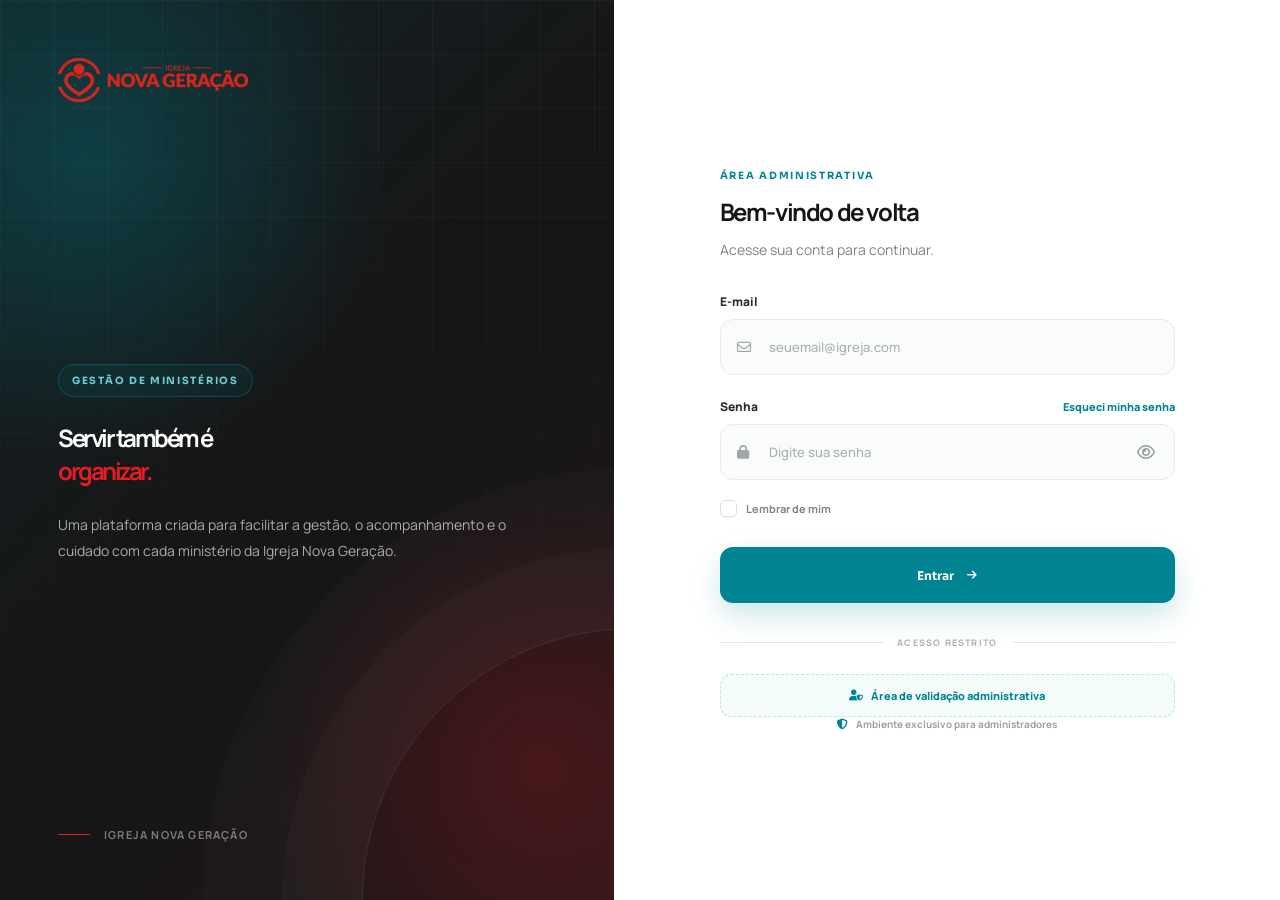
<file: login.html>
<!DOCTYPE html>
<html lang="pt-BR">

<head>
    <meta charset="UTF-8">
    <meta name="viewport" content="width=device-width, initial-scale=1.0">
    <meta name="description" content="Sistema de Gestão de Ministérios - Igreja Nova Geração">
    <title>Login | Nova Geração</title>

    <link rel="preconnect" href="https://fonts.googleapis.com">
    <link rel="preconnect" href="https://fonts.gstatic.com" crossorigin>
    <link
        href="https://fonts.googleapis.com/css2?family=Manrope:wght@400;500;600;700;800&family=Sora:wght@400;500;600;700&display=swap"
        rel="stylesheet">
    <link rel="stylesheet" href="https://cdnjs.cloudflare.com/ajax/libs/font-awesome/6.7.2/css/all.min.css">
    <link rel="icon" type="image/png" href="assets/img/logo/novo_logo_coracao.png" />

   <link rel="stylesheet" href="assets/css/login.css">
</head>

<body>

    <main class="login-page">

        <section class="login-visual">
            <div class="visual-overlay"></div>
            <div class="visual-content">
                <div class="brand">
                    <div class="brand-logo">
                        <img src="assets/img/logo/logo_completa.png" alt="Igreja Nova Geração">
                    </div>
                </div>

                <div class="visual-text">
                    <span class="visual-tag">GESTÃO DE MINISTÉRIOS</span>
                    <h1>Servir também é <span>organizar.</span></h1>
                    <p>Uma plataforma criada para facilitar a gestão, o acompanhamento e o cuidado com cada ministério
                        da Igreja Nova Geração.</p>
                </div>

                <div class="visual-footer">
                    <div class="footer-line"></div>
                    <span>Igreja Nova Geração</span>
                </div>
            </div>
        </section>

        <section class="login-container">

            <div class="login-box">

                <div class="mobile-logo">
                    <img src="assets/img/logo/logo_completa.png" alt="Igreja Nova Geração">
                </div>

                <div class="login-header">
                    <span class="login-label">ÁREA ADMINISTRATIVA</span>
                    <h2>Bem-vindo de volta</h2>
                    <p>Acesse sua conta para continuar.</p>
                </div>

                <div id="statusMessage" class="status-message" role="status" aria-live="polite"></div>

                <form id="loginForm" class="login-form" novalidate>

                    <div class="form-group">
                        <label for="email">E-mail</label>
                        <div class="input-wrapper">
                            <i class="fa-regular fa-envelope"></i>
                            <input type="email" id="email" name="email" placeholder="seuemail@igreja.com"
                                autocomplete="email" required>
                        </div>
                    </div>

                    <div class="form-group">
                        <div class="password-label">
                            <label for="senha">Senha</label>
                            <a href="#" id="forgotPassword">Esqueci minha senha</a>
                        </div>
                        <div class="input-wrapper">
                            <i class="fa-solid fa-lock"></i>
                            <input type="password" id="senha" name="senha" placeholder="Digite sua senha"
                                autocomplete="current-password" required>
                            <button type="button" id="togglePassword" class="toggle-password"
                                aria-label="Mostrar senha">
                                <i class="fa-regular fa-eye"></i>
                            </button>
                        </div>
                    </div>

                    <div class="login-options">
                        <label class="remember">
                            <input type="checkbox" id="remember">
                            <span class="custom-checkbox"></span>
                            <span>Lembrar de mim</span>
                        </label>
                    </div>

                    <button type="submit" class="login-button">
                        <span>Entrar</span>
                        <i class="fa-solid fa-arrow-right"></i>
                    </button>

                </form>

                <div class="login-divider">
                    <span></span>
                    <small>acesso restrito</small>
                    <span></span>
                </div>

                <button type="button" class="admin-validation-button" id="openAdmin">
                    <i class="fa-solid fa-user-shield"></i> Área de validação administrativa
                </button>

                <div class="login-security">
                    <i class="fa-solid fa-shield-halved"></i>
                    <span>Ambiente exclusivo para administradores</span>
                </div>

            </div>

        </section>

    </main>

   <script src="assets/js/login.js"></script>

</body>

</html>
</file>
<file: assets/css/login.css>
.login-page,.visual-content,body{min-height:100vh}.input-wrapper>i,.toggle-password{top:50%;transform:translateY(-50%)}*{margin:0;padding:0;box-sizing:border-box}:root{--dark:#161617;--teal:#008491;--teal-dark:#006e77;--red:#e31c25;--text:#202326;--muted:#7b8388;--line:#e5eaec}html{font-size:16px;scroll-behavior:smooth}body{font-family:Manrope,sans-serif;background:#f7f9f9;color:var(--text);-webkit-font-smoothing:antialiased}button,input{font:inherit}button{border:0;cursor:pointer}a{text-decoration:none}button:focus-visible,input:focus-visible{outline:rgba(0,132,145,.22) solid 3px;outline-offset:3px}.login-page{display:grid;grid-template-columns:48% 52%;background:#fff}.login-visual{position:relative;overflow:hidden;background:radial-gradient(circle at 15% 18%,rgba(0,132,145,.3),transparent 33%),radial-gradient(circle at 88% 85%,rgba(227,28,37,.2),transparent 30%),var(--dark)}.login-visual::before{content:"";position:absolute;inset:0;background-image:linear-gradient(rgba(255,255,255,.035) 1px,transparent 1px),linear-gradient(90deg,rgba(255,255,255,.035) 1px,transparent 1px);background-size:54px 54px;mask-image:linear-gradient(to bottom,#000,transparent);pointer-events:none}.login-visual::after{content:"";position:absolute;width:540px;height:540px;right:-290px;bottom:-270px;border:1px solid rgba(255,255,255,.1);border-radius:50%;box-shadow:0 0 0 80px rgba(255,255,255,.02),0 0 0 160px rgba(255,255,255,.012);pointer-events:none}.visual-overlay{position:absolute;inset:0;background:linear-gradient(135deg,rgba(0,132,145,.14),transparent 45%),linear-gradient(315deg,rgba(227,28,37,.08),transparent 40%)}.visual-content{position:relative;z-index:2;display:flex;flex-direction:column;padding:58px}.brand{display:flex;align-items:center}.brand-logo img{display:block;width:190px;max-width:100%;height:auto}.visual-text{max-width:570px;margin:auto 0}.visual-tag{display:inline-flex;align-items:center;margin-bottom:24px;padding:9px 13px;border:1px solid rgba(0,132,145,.4);border-radius:100px;background:rgba(0,132,145,.09);color:#70d0d8;font:700 10px Sora,sans-serif;letter-spacing:1.7px}.visual-text h1{color:#fff;letter-spacing:-2.5px}.visual-text h1 span{display:block;color:var(--red)}.visual-text p{max-width:500px;margin-top:25px;color:rgba(255,255,255,.64);font-size:14px;line-height:1.9}.visual-footer{display:flex;align-items:center;gap:14px;color:rgba(255,255,255,.43);font-size:11px;font-weight:700;letter-spacing:1.2px;text-transform:uppercase}.footer-line{width:32px;height:1px;background:var(--red)}.login-container{display:flex;align-items:center;justify-content:center;padding:50px}.login-box{width:100%;max-width:455px}.mobile-logo{display:none;margin-bottom:42px}.login-label,.status-message.show{display:block}.mobile-logo img{width:175px;max-width:100%}.login-header{margin-bottom:32px}.login-label{margin-bottom:13px;color:var(--teal);font:700 10px Sora,sans-serif;letter-spacing:1.7px}.login-header h2{color:var(--dark);letter-spacing:-1.4px}.login-header p{margin-top:10px;color:var(--muted);font-size:14px;line-height:1.7}.status-message{display:none;margin-bottom:18px;padding:13px 15px;border-radius:11px;font-size:12px;font-weight:700}.status-message.error{background:#fff0f1;color:#a51d25}.status-message.success{background:#eaf8f8;color:#006e77}.login-form{display:flex;flex-direction:column;gap:23px}.form-group{width:100%}.form-group>label,.password-label label{display:block;margin-bottom:9px;color:#272b2e;font-size:12px;font-weight:800}.password-label{display:flex;align-items:center;justify-content:space-between;margin-bottom:9px}.password-label label{margin-bottom:0}.password-label a{color:var(--teal);font-size:11px;font-weight:800;transition:color .2s}.password-label a:hover{color:var(--red)}.input-wrapper{position:relative;width:100%}.input-wrapper>i{position:absolute;left:17px;color:#9ca6ab;font-size:14px;pointer-events:none;transition:color .2s}.input-wrapper input{width:100%;height:56px;padding:0 48px;border:1px solid var(--line);border-radius:13px;outline:0;background:#fafbfb;color:var(--dark);font-size:13px;font-weight:600;transition:.2s}.input-wrapper input::placeholder{color:#aab1b5;font-weight:500}.input-wrapper input:hover{border-color:#d3dde0}.input-wrapper input:focus{border-color:var(--teal);background:#fff;box-shadow:0 0 0 4px rgba(0,132,145,.08)}.input-wrapper:focus-within>i{color:var(--teal)}.toggle-password{position:absolute;right:13px;display:flex;align-items:center;justify-content:center;width:32px;height:32px;border-radius:8px;background:0 0;color:#929ca1;transition:.2s}.toggle-password:hover{background:rgba(0,132,145,.08);color:var(--teal)}.login-options{margin-top:-3px}.remember{display:inline-flex;align-items:center;gap:9px;color:#7b8388;font-size:11px;font-weight:700;cursor:pointer}.custom-checkbox,.login-button{align-items:center;transition:.2s}.remember input{position:absolute;opacity:0}.custom-checkbox{display:inline-flex;justify-content:center;width:17px;height:17px;border:1px solid #d8dfe2;border-radius:5px;background:#fff}.remember input:checked+.custom-checkbox{border-color:var(--teal);background:var(--teal)}.remember input:checked+.custom-checkbox::after{content:"\f00c";font-family:"Font Awesome 6 Free";font-weight:900;color:#fff;font-size:9px}.login-button{display:flex;justify-content:center;gap:13px;width:100%;height:56px;margin-top:2px;border-radius:13px;background:var(--teal);color:#fff;font:700 12px Sora,sans-serif;box-shadow:0 12px 28px rgba(0,132,145,.2)}.login-divider,.login-security{align-items:center;display:flex}.login-button:hover{background:var(--teal-dark);transform:translateY(-2px);box-shadow:0 15px 32px rgba(0,132,145,.25)}.login-button i{font-size:11px;transition:.2s}.login-button:hover i{transform:translateX(4px)}.login-button.loading{pointer-events:none;opacity:.7}.login-divider{gap:13px;margin:33px 0 21px}.login-divider span{height:1px;flex:1;background:var(--line)}.login-divider small{color:#adb5b9;font-size:9px;font-weight:800;letter-spacing:1.2px;text-transform:uppercase}.login-security{justify-content:center;gap:8px;color:#98a1a6;font-size:10px;font-weight:700;text-align:center}.admin-validation-button,.login-security i{color:var(--teal);font-size:11px}.admin-validation-button{display:flex;align-items:center;justify-content:center;gap:8px;width:100%;margin-top:25px;padding:13px;border:1px dashed #c6dfe1;border-radius:11px;background:#f3fbfb;font-weight:800;transition:.2s}.admin-validation-button:hover{background:#e8f7f7}@media (max-width:1050px){.login-page{grid-template-columns:42% 58%}.visual-content{padding:45px}.login-container{padding:40px}.visual-text h1{font-size:45px}}@media (max-width:768px){body{background:#fff}.login-page,.mobile-logo{display:block}.login-visual{display:none}.login-container{min-height:100vh;align-items:flex-start;padding:42px 24px}.login-box{max-width:470px;margin:0 auto}.login-header{margin-bottom:34px}}@media (max-width:420px){.login-container{padding:32px 20px}.mobile-logo{margin-bottom:38px}.mobile-logo img{width:155px}.login-header h2{font-size:29px}.login-header p{font-size:13px}.input-wrapper input,.login-button{height:53px}}@media (prefers-reduced-motion:reduce){*,::after,::before{transition:none!important;animation:none!important;scroll-behavior:auto!important}}
</file>
<file: dsh_novageracao/assets/css/global.css>
@import url(https://fonts.googleapis.com/css2?family=Inter:wght@400;500;600;700&family=Manrope:wght@500;600;700;800&display=swap);.event-item__title,.modal__title,.notifications__content strong,.profile__dropdown-header strong{text-overflow:ellipsis;white-space:nowrap}.profile.is-open .profile__button>i,.sidebar.is-collapsed .sidebar__toggle i,.sidebar__item-caret.is-open i{transform:rotate(180deg)}body,button,input,select,textarea{-webkit-font-smoothing:antialiased;-moz-osx-font-smoothing:grayscale}body,html,ol,ul{margin:0;padding:0}.app,.modal,.modal-root.is-open,.modal__close,.modal__footer,.modal__header,.modal__icon,.sidebar{display:flex}.app,table{width:100%}.header__subtitle,body{font-family:var(--font-primary)}:root{--primary:#e31c25;--primary-hover:#c91820;--primary-soft:rgba(227, 28, 37, 0.1);--white:#fff;--secondary:#008491;--secondary-hover:#006d77;--secondary-soft:rgba(0, 132, 145, 0.1);--success:#16a34a;--success-soft:rgba(22, 163, 74, 0.1);--warning:#f59e0b;--warning-soft:rgba(245, 158, 11, 0.12);--danger:#dc2626;--danger-soft:rgba(220, 38, 38, 0.1);--info:#2563eb;--table:#fff;--info-soft:rgba(37, 99, 235, 0.1);--font-primary:"Inter",sans-serif;--font-heading:"Manrope",sans-serif;--sidebar-width:260px;--sidebar-collapsed-width:78px;--header-height:76px;--radius-xs:6px;--radius-sm:8px;--radius-md:12px;--radius-lg:16px;--radius-xl:22px;--transition:0.25s ease;--shadow-xs:0 1px 3px rgba(15, 23, 42, 0.05);--shadow-sm:0 4px 15px rgba(15, 23, 42, 0.06);--shadow-md:0 10px 30px rgba(15, 23, 42, 0.08);--shadow-lg:0 20px 50px rgba(15, 23, 42, 0.14);--body-background:#f5f7fa;--surface:#ffffff;--surface-hover:#f8fafc;--surface-secondary:#f1f5f9;--text-primary:#172033;--text-secondary:#64748b;--text-muted:#94a3b8;--border-color:#e5e7eb;--border-light:#eef2f7;--sidebar-background:#161617;--sidebar-text:#a7adb8;--sidebar-text-active:#ffffff;--input-background:#ffffff;color-scheme:light}[data-theme=dark]{--body-background:#0f1115;--surface:#171a20;--surface-hover:#1d2129;--surface-secondary:#20252e;--text-primary:#f8fafc;--text-secondary:#a7b0bd;--text-muted:#717b8a;--border-color:#2a303a;--border-light:#242a33;--table:#423f3f;--input-background:#171a20;--shadow-xs:0 1px 3px rgba(0, 0, 0, 0.2);--shadow-sm:0 4px 15px rgba(0, 0, 0, 0.2);--shadow-md:0 10px 30px rgba(0, 0, 0, 0.25);--shadow-lg:0 20px 50px rgba(0, 0, 0, 0.35);color-scheme:dark}*,::after,::before{box-sizing:border-box}html{min-height:100%;scroll-behavior:smooth}.app,body{min-height:100vh}body{background:var(--body-background);color:var(--text-primary);font-size:14px;line-height:1.5;transition:background-color var(--transition),color var(--transition)}button,input,select,textarea{font:inherit}button{border:0;cursor:pointer}a{color:inherit;text-decoration:none}img{max-width:100%;display:block}table{border-collapse:collapse}ol,ul{list-style:none}.sidebar{position:fixed;inset:0 auto 0 0;z-index:1000;width:var(--sidebar-width);flex-direction:column;background:var(--sidebar-background);transition:width var(--transition),transform var(--transition),box-shadow var(--transition);box-shadow:4px 0 25px rgba(0,0,0,.08)}.event-item,.image-upload,.last-service__item,.sidebar__brand,.sidebar__logo,.sidebar__subitem{align-items:center;display:flex}.sidebar__brand{position:relative;height:var(--header-height);min-height:var(--header-height);padding:0 22px;border-bottom:1px solid rgba(255,255,255,.07)}.sidebar__logo{gap:11px;min-width:0;color:#fff;transition:opacity var(--transition),transform var(--transition)}.sidebar__logo:hover{opacity:.95}.sidebar__logo-icon{width:38px;height:38px;min-width:38px;display:flex;align-items:center;justify-content:center;border-radius:11px;color:#fff;font-size:16px;box-shadow:0 5px 15px rgba(227,28,37,.2);overflow:hidden}.sidebar__logo-icon img{width:100%;height:100%;object-fit:cover;border-radius:inherit}.sidebar__logo-text{display:flex;flex-direction:column;min-width:0;line-height:1.1}.sidebar__logo-text strong{color:#fff;font-family:var(--font-heading);font-size:14px;font-weight:800}.sidebar__logo-text small{margin-top:3px;color:#8d949f;font-size:9px;font-weight:500}.sidebar__toggle{position:absolute;right:-13px;top:26px;width:28px;height:28px;display:flex;align-items:center;justify-content:center;border-radius:50%;background:var(--surface);color:var(--text-secondary);box-shadow:var(--shadow-sm);transition:color var(--transition),background-color var(--transition),transform var(--transition),box-shadow var(--transition);z-index:5}.sidebar__toggle:hover{color:var(--primary);transform:scale(1.06);box-shadow:var(--shadow-md)}.sidebar__toggle i{transition:transform var(--transition)}.sidebar__content{flex:1;padding:22px 12px;overflow-y:auto;overflow-x:hidden;scrollbar-width:thin;scrollbar-color:rgba(255,255,255,0.12) transparent}.header__page-info h1,.header__title,.profile__info strong,.sidebar__item-text{overflow:hidden;text-overflow:ellipsis;white-space:nowrap}.sidebar__section-title{display:block;padding:0 12px 10px;color:#69717d;font-size:10px;font-weight:700;text-transform:uppercase;letter-spacing:.12em}.events-list,.sidebar__nav,.summary-list{display:flex;flex-direction:column}.sidebar__item{position:relative;display:flex;align-items:center;gap:13px;min-height:46px;padding:0 13px;margin-bottom:5px;border-radius:10px;color:var(--sidebar-text);font-size:13px;font-weight:500;transition:background-color var(--transition),color var(--transition),transform var(--transition),box-shadow var(--transition)}.sidebar__item:hover{background:rgba(255,255,255,.055);color:#fff;transform:translateX(1px)}.sidebar__item.active,.sidebar__item.is-active{background:rgba(227,28,37,.14);color:#fff;box-shadow:inset 0 0 0 1px rgba(227,28,37,.04)}.sidebar__item.active::before,.sidebar__item.is-active::before{content:"";position:absolute;left:0;top:9px;bottom:9px;width:3px;border-radius:0 4px 4px 0;background:var(--primary);box-shadow:0 0 10px rgba(227,28,37,.35)}.sidebar__item-icon{width:21px;min-width:21px;display:flex;align-items:center;justify-content:center;color:inherit;font-size:15px;transition:color var(--transition),transform var(--transition)}.sidebar__item.active .sidebar__item-icon,.sidebar__item.is-active .sidebar__item-icon,.sidebar__item:hover .sidebar__item-icon{color:#fff}.sidebar__item:hover .sidebar__item-icon{transform:scale(1.04)}.sidebar__item-text{min-width:0}.sidebar__footer{padding:15px 14px;border-top:1px solid rgba(255,255,255,.07)}.sidebar__footer-info{display:flex;align-items:center;gap:10px;color:#69717d}.sidebar__footer-icon{width:34px;height:34px;min-width:34px;display:flex;align-items:center;justify-content:center;border-radius:9px;background:rgba(255,255,255,.05);color:#8d949f;font-size:13px;transition:background-color var(--transition),color var(--transition)}.sidebar.is-collapsed .sidebar__footer-info>div,.sidebar.is-collapsed .sidebar__item-text,.sidebar.is-collapsed .sidebar__logo-text,.sidebar.is-collapsed .sidebar__section-title{display:none}.sidebar__footer-info:hover .sidebar__footer-icon{background:rgba(227,28,37,.12);color:var(--primary)}.page-header__content,.sidebar__footer-info div{min-width:0}.sidebar__footer-info strong{display:block;color:#d6d9df;font-size:11px;font-weight:700}.sidebar__footer-info small{display:block;margin-top:2px;color:#69717d;font-size:9px}.sidebar.is-collapsed{width:var(--sidebar-collapsed-width)}.sidebar.is-collapsed .sidebar__brand{justify-content:center;padding:0 10px}.sidebar.is-collapsed .sidebar__footer-info,.sidebar.is-collapsed .sidebar__logo{justify-content:center}.sidebar.is-collapsed .sidebar__item{justify-content:center;padding:0}.sidebar-overlay{display:none;position:fixed;inset:0;z-index:999;background:rgba(15,23,42,.45);backdrop-filter:blur(2px);-webkit-backdrop-filter:blur(2px)}.sidebar-overlay.is-visible{display:block}.main-content{width:calc(100% - var(--sidebar-width));min-height:100vh;min-width:0;margin-left:var(--sidebar-width);transition:width var(--transition),margin-left var(--transition)}body.sidebar-collapsed .main-content{width:calc(100% - var(--sidebar-collapsed-width));margin-left:var(--sidebar-collapsed-width)}.header{position:sticky;top:0;z-index:900;height:var(--header-height);width:100%;display:flex;align-items:center;justify-content:space-between;gap:24px;padding:0 30px;background:rgba(255,255,255,.92);border-bottom:1px solid var(--border-color);backdrop-filter:blur(18px);-webkit-backdrop-filter:blur(18px);transition:background-color var(--transition),border-color var(--transition),box-shadow var(--transition)}.header::before{position:absolute;top:0;right:0;left:0;height:2px;background:linear-gradient(90deg,var(--primary),var(--secondary));content:""}.header__left{min-width:0;display:flex;align-items:center;gap:18px}.header__page-info{min-width:0;display:flex;flex-direction:column;justify-content:center;gap:2px}.header__subtitle{display:block;color:#7b8494;font-size:11px;font-weight:600;line-height:1.2;letter-spacing:.08em;text-transform:uppercase}.header__page-info h1,.header__title,.profile__avatar,.profile__info strong{font-family:var(--font-heading);font-weight:800}.header__page-info h1,.header__title{margin:0;color:var(--text-primary);font-size:23px;line-height:1.2;letter-spacing:-.025em}.header__icon-button,.header__menu-button{width:42px;height:42px;padding:0;color:var(--text-secondary);font-size:17px;transition:background-color .2s,color .2s,border-color .2s,transform .2s;cursor:pointer}.header__menu-button{display:none;align-items:center;justify-content:center;border:1px solid var(--border-color);border-radius:10px;background:var(--surface)}.header__menu-button:hover{background:var(--primary-soft);border-color:rgba(227,28,37,.2);color:var(--primary)}.header__icon-button:hover,.profile.is-open .profile__button,.profile__button:hover{background:var(--surface-secondary);border-color:var(--border-color)}.header__menu-button:active{transform:scale(.94)}.header__right{display:flex;align-items:center;gap:8px;flex-shrink:0}.header__icon-button{position:relative;display:flex;align-items:center;justify-content:center;border:1px solid var(--border-light);border-radius:11px;background:var(--surface)}.header__icon-button:hover{color:var(--primary)}.header__icon-button:active{transform:scale(.93)}.header__icon-button:focus-visible{outline:0;box-shadow:0 0 0 3px rgba(227,28,37,.14)}.input-wrapper,.members-filter__select,.notification-button,.notifications{position:relative}.notification-dot{position:absolute;top:8px;right:8px;width:8px;height:8px;border-radius:50%;background:var(--primary);border:2px solid var(--surface);box-shadow:0 0 0 2px rgba(227,28,37,.08);animation:2.4s ease-in-out infinite notificationPulse}.notifications__dropdown,.profile__dropdown{top:calc(100% + 12px);opacity:0;visibility:hidden}@keyframes notificationPulse{0%,100%{box-shadow:0 0 0 2px rgba(227,28,37,.08)}50%{box-shadow:0 0 0 5px rgba(227,28,37,.03)}}.profile{position:relative;margin-left:8px}.profile__button{min-height:48px;display:flex;align-items:center;gap:10px;padding:5px 9px 5px 6px;border:1px solid transparent;border-radius:13px;background:0 0;color:var(--text-primary);cursor:pointer;transition:background-color .2s,border-color .2s,box-shadow .2s}.profile.is-open .profile__button,.profile__button:hover{box-shadow:var(--shadow-xs)}.profile__button>i{margin-left:3px;color:#8992a1;font-size:11px;transition:transform .25s}.profile__avatar{width:38px;height:38px;flex-shrink:0;display:flex;align-items:center;justify-content:center;border-radius:11px;background:linear-gradient(145deg,var(--primary) 0,var(--primary-hover) 100%);color:#fff;font-size:14px;box-shadow:0 4px 12px rgba(227,28,37,.2);user-select:none}.profile__avatar--large{width:46px;height:46px;border-radius:13px;font-size:16px}.profile__info{min-width:90px;display:flex;flex-direction:column;align-items:flex-start;gap:2px}.profile__info strong{max-width:140px;color:var(--text-primary);font-size:13px;line-height:1.2}.profile__info small{color:var(--text-muted);font-family:var(--font-primary);font-size:11px;font-weight:500;line-height:1.2}.profile__dropdown{position:absolute;right:0;width:270px;padding:8px;background:var(--surface);border:1px solid var(--border-color);border-radius:var(--radius-lg);box-shadow:var(--shadow-lg);transform:translateY(-7px) scale(.98);transform-origin:top right;pointer-events:none;transition:opacity .18s,visibility .18s,transform .18s}.dashboard-card,.stat-card{box-shadow:var(--shadow-xs);overflow:hidden}.profile.is-open .profile__dropdown,.profile__dropdown.is-open{opacity:1;visibility:visible;transform:translateY(0) scale(1);pointer-events:auto}.profile__dropdown-header{display:flex;align-items:center;gap:11px;padding:10px;border-radius:11px;background:var(--surface-secondary)}.profile__dropdown-header>div{min-width:0;display:flex;flex-direction:column;gap:3px}.profile__dropdown-header strong{color:var(--text-primary);font-family:var(--font-heading);font-size:13px;font-weight:800;line-height:1.25;overflow:hidden}.profile__dropdown-header small{color:var(--text-muted);font-family:var(--font-primary);font-size:10px;font-weight:500;line-height:1.3}.profile__dropdown-divider{height:1px;margin:7px 4px;background:var(--border-light)}.profile__dropdown-item{width:100%;min-height:42px;display:flex;align-items:center;gap:11px;padding:0 11px;border:0;border-radius:9px;background:0 0;color:var(--text-secondary);font-family:var(--font-primary);font-size:13px;font-weight:600;text-align:left;cursor:pointer;transition:background-color .18s,color .18s,transform .18s}.dashboard-card__title,.dashboard__welcome h2,.empty-state h3,.modal__title,.notifications__header strong,.section-heading h3,.stat-card__value{font-family:var(--font-heading)}.profile__dropdown-item i{width:18px;display:flex;justify-content:center;color:var(--text-muted);font-size:14px;transition:color .18s}.profile__dropdown-item:hover{background:var(--surface-secondary);color:var(--text-primary);transform:translateX(2px)}.breadcrumb a:hover,.profile__dropdown-item:hover i,.table-action--primary:hover{color:var(--primary)}.form-label .required,.profile__dropdown-item--danger,.profile__dropdown-item--danger i,.profile__dropdown-item--danger:hover i{color:var(--danger)}.profile__dropdown-item--danger:hover{background:var(--danger-soft);color:var(--danger)}.page-content{width:100%;max-width:1600px;margin:0 auto;padding:28px 30px 40px}.breadcrumb{display:flex;align-items:center;gap:7px;margin-bottom:12px;color:var(--text-muted);font-size:11px}.breadcrumb a{transition:color var(--transition)}.dashboard-card__link i,.sidebar__item-caret i{transition:transform var(--transition)}.breadcrumb i{font-size:8px}.page-header{display:flex;align-items:flex-end;justify-content:space-between;gap:20px;margin-bottom:25px}.dashboard__welcome h2,.page-header__title{margin:0 0 5px;font-weight:800;font-family:var(--font-heading)}.page-header__title{font-size:27px;line-height:1.2;color:var(--text-primary)}.dashboard__welcome p,.page-header__description{margin:0;color:var(--text-secondary)}.page-header__description{font-size:13px}.page-header__actions{display:flex;align-items:center;gap:10px;flex-shrink:0}.dashboard{padding:30px}.dashboard__welcome h2{font-size:25px}.stats-grid{display:grid;grid-template-columns:repeat(5,1fr);gap:16px;margin-bottom:22px}.dashboard__grid--main,.dashboard__grid--secondary{display:grid;gap:18px}.stat-card{position:relative;padding:20px;background:var(--surface);border:1px solid var(--border-light);border-radius:var(--radius-lg);transition:transform var(--transition),box-shadow var(--transition),border-color var(--transition)}.stat-card::after{content:"";position:absolute;width:80px;height:80px;right:-35px;bottom:-40px;border-radius:50%;background:var(--primary-soft);pointer-events:none}.stat-card:hover{transform:translateY(-2px);box-shadow:var(--shadow-md);border-color:rgba(227,28,37,.12)}.stat-card__icon{width:42px;height:42px;display:flex;align-items:center;justify-content:center;margin-bottom:15px;border-radius:11px;background:var(--primary-soft);color:var(--primary);font-size:17px}.stat-card__value{display:block;margin-bottom:3px;font-size:25px;font-weight:800}.stat-card__label,.summary-item__label{color:var(--text-secondary);font-size:12px}.dashboard__grid--main{display:grid;grid-template-columns:minmax(0,1.7fr) minmax(300px,1fr);gap:20px}.dashboard__grid--secondary{display:grid;grid-template-columns:repeat(2,minmax(0,1fr));gap:20px}.dashboard-card__header,.summary-item{display:flex;align-items:center;border-bottom:1px solid var(--border-light)}.dashboard-card{background:var(--surface);border:1px solid var(--border-light);border-radius:var(--radius-lg);transition:border-color var(--transition),box-shadow var(--transition)}.dashboard-card:hover{box-shadow:var(--shadow-sm)}.dashboard-card__header{justify-content:space-between;padding:19px 20px}.dashboard-card__title,.section-heading h3{margin:0;font-size:14px;font-weight:800}.dashboard-card__body{padding:20px}.chart-container{position:relative;height:300px}.summary-item{justify-content:space-between;padding:12px 0}.data-table tbody tr:last-child td,.event-item:last-child,.summary-item:last-child{border-bottom:0}.summary-item__value{font-weight:700}.event-item{gap:13px;padding:13px 0;border-bottom:1px solid var(--border-light)}.event-item__date{width:44px;min-width:44px;height:44px;display:flex;flex-direction:column;align-items:center;justify-content:center;border-radius:10px;background:var(--primary-soft);color:var(--primary)}.event-item__date strong{font-size:14px;line-height:1}.event-item__date span{margin-top:3px;font-size:8px;font-weight:700;text-transform:uppercase}.event-item__content{min-width:0;flex:1}.event-item__title{margin-bottom:2px;font-weight:700;font-size:12px;overflow:hidden}.event-item__meta{color:var(--text-muted);font-size:10px}.last-service{display:flex;flex-direction:column;gap:16px}.last-service__item{gap:12px}.last-service__icon{width:40px;height:40px;display:flex;align-items:center;justify-content:center;border-radius:10px;background:var(--secondary-soft);color:var(--secondary)}.last-service__content,.toast__content{flex:1}.last-service__label{display:block;color:var(--text-muted);font-size:10px}.btn,.btn i,.dashboard .event-item__title{font-size:12px}.last-service__value{font-size:12px;font-weight:700}.quick-actions{display:grid;grid-template-columns:repeat(2,1fr);gap:10px}.quick-actions .btn{justify-content:flex-start}.btn{min-height:40px;display:inline-flex;align-items:center;justify-content:center;gap:8px;padding:0 15px;border-radius:9px;font-weight:600;transition:background-color var(--transition),color var(--transition),border-color var(--transition),transform var(--transition),box-shadow var(--transition);white-space:nowrap}.btn--ghost,.form-control{border:1px solid var(--border-color)}.btn--primary{background:var(--primary);color:#fff;box-shadow:0 3px 8px rgba(227,28,37,.12)}.modal,.toast{box-shadow:var(--shadow-lg)}.btn--primary:hover{background:var(--primary-hover);transform:translateY(-1px);box-shadow:0 5px 15px rgba(227,28,37,.2)}.btn--secondary{background:var(--secondary);color:#fff}.btn--secondary:hover{background:var(--secondary-hover);transform:translateY(-1px)}.btn--ghost:hover,.data-table tbody tr:nth-child(2n),[data-theme=dark] .data-table tbody tr:nth-child(2n){background:var(--surface-secondary)}.btn--ghost{background:0 0;color:var(--text-secondary)}.btn--ghost:hover{color:var(--text-primary);border-color:var(--border-color)}.btn--danger{background:var(--danger);color:#fff}.btn--danger:hover{background:#b91c1c;transform:translateY(-1px)}.btn--small{min-height:34px;padding:0 11px;font-size:11px}.btn:active{transform:translateY(0)!important}.table-toolbar{display:flex;align-items:center;justify-content:space-between;gap:15px;margin-bottom:15px}.table-person,.table-toolbar__left,.table-toolbar__right{display:flex;align-items:center;gap:10px}.table-search{position:relative;width:280px}.data-table,.data-table-wrapper{width:100%;background:var(--surface)}.input-wrapper>i,.table-search i{position:absolute;left:13px;top:50%;transform:translateY(-50%);color:var(--text-muted);pointer-events:none}.input-wrapper .form-control,.table-search input{padding-left:38px}.data-table-wrapper{overflow-x:auto;border:1px solid var(--border-light);border-radius:var(--radius-md);scrollbar-width:thin;box-shadow:var(--shadow-xs)}.data-table{min-width:760px;border-collapse:separate;border-spacing:0}.data-table thead th{position:sticky;top:0;z-index:1;text-align:center;height:46px;padding:0 16px;background:var(--table);color:var(--text-secondary);border-bottom:1px solid var(--border-color);font-size:10px;font-weight:700;text-transform:uppercase;letter-spacing:.04em;white-space:nowrap}.data-table tbody td:first-child,.data-table thead th:first-child{width:92px;text-align:center}.data-table tbody td{padding:14px 16px;text-align:center;border-bottom:1px solid var(--border-light);color:var(--text-primary);font-size:12px;vertical-align:middle}.data-table tbody tr{transition:background-color var(--transition)}.data-table tbody tr:hover{background:#cccccc59}.table-person__avatar{width:34px;height:34px;min-width:34px;display:flex;align-items:center;justify-content:center;border-radius:9px;background:var(--primary-soft);color:var(--primary);font-size:10px;font-weight:800}.table-person__info strong{display:block;color:var(--text-primary);font-size:12px;font-weight:700}.table-person__info span{display:block;margin-top:1px;color:var(--text-muted);font-size:10px}.badge{display:inline-flex;align-items:center;justify-content:center;min-height:24px;padding:0 9px;border-radius:20px;font-size:10px;font-weight:700}.badge--success{background:var(--success-soft);color:var(--success)}.badge--warning{background:var(--warning-soft);color:#b45309}.badge--danger,.table-action--danger{background:var(--danger-soft);color:var(--danger)}.badge--info{background:var(--info-soft);color:var(--info)}.badge--secondary{background:var(--secondary-soft);color:var(--secondary)}.table-actions{display:flex;align-items:center;justify-content:center;gap:6px}.table-action{width:30px;height:30px;display:inline-flex;align-items:center;justify-content:center;border:0;cursor:pointer;border-radius:.5rem;background:var(--primary);color:var(--white);transition:background-color var(--transition),color var(--transition),transform var(--transition)}.table-action:hover{background:#a51c1c;color:var(--white);transform:translateY(-1px)}.table-action:focus-visible{outline:3px solid color-mix(in srgb,var(--primary) 28%,transparent);outline-offset:2px}.table-action--danger:hover{background:#a51c1c}.empty-state{padding:55px 25px;text-align:center}.empty-state__icon{width:64px;height:64px;margin:0 auto 15px;display:flex;align-items:center;justify-content:center;border-radius:18px;background:var(--surface-secondary);color:var(--text-muted);font-size:23px}.form-control,.form-label{color:var(--text-primary)}.empty-state h3{margin:0 0 6px;font-size:16px}.empty-state p{max-width:400px;margin:0 auto;color:var(--text-secondary);font-size:12px}.form-group{margin-bottom:17px}.form-label{display:block;margin-bottom:7px;font-size:11px;font-weight:700}.form-control{width:100%;height:43px;padding:0 13px;background:var(--input-background);border-radius:9px;outline:0;font-size:12px;transition:border-color var(--transition),box-shadow var(--transition),background-color var(--transition)}textarea.form-control{min-height:100px;height:auto;padding-top:11px;padding-bottom:11px;resize:vertical}select.form-control{cursor:pointer}.form-control::placeholder{color:var(--text-muted)}.form-control:hover{border-color:#cbd5e1}.form-control:focus{border-color:var(--primary);box-shadow:0 0 0 3px rgba(227,28,37,.08)}.form-row{display:grid;grid-template-columns:repeat(2,minmax(0,1fr));gap:15px}.form-row--3{grid-template-columns:repeat(3,minmax(0,1fr))}.modal-root{position:fixed;inset:0;z-index:2000;display:none;align-items:center;justify-content:center;padding:20px}.modal-backdrop{position:absolute;inset:0;background:rgba(15,23,42,.55);backdrop-filter:blur(4px);-webkit-backdrop-filter:blur(4px);animation:.2s fadeIn}.modal{position:relative;z-index:1;width:100%;max-width:520px;flex-direction:column;background:var(--surface);border:1px solid var(--border-color);border-radius:var(--radius-lg);overflow:hidden;animation:.25s modalIn}.modal--small{max-width:420px}.modal--medium{max-width:620px}.modal--large{max-width:900px}.modal__header{align-items:center;justify-content:space-between;padding:18px 20px;border-bottom:1px solid var(--border-light)}.members-filter__heading,.modal__header-content{display:flex;align-items:center;gap:12px}.modal__icon{width:38px;height:38px;align-items:center;justify-content:center;border-radius:10px;background:var(--primary-soft);color:var(--primary)}.modal__title{margin:0;font-size:15px;font-weight:800}.modal__subtitle,.section-heading p{color:var(--text-muted);font-size:10px}.modal__subtitle{margin:2px 0 0}.modal__close{width:34px;height:34px;align-items:center;justify-content:center;border-radius:8px;background:0 0;color:var(--text-muted);transition:var(--transition)}.modal__close:hover{background:var(--surface-secondary);color:var(--danger)}.modal__body{padding:20px;overflow-y:auto;max-height:30rem}.modal__footer{justify-content:flex-end;gap:8px;padding:15px 20px;border-top:1px solid var(--border-light);background:var(--surface)}.ministry-details{display:grid;grid-template-columns:repeat(3,1fr);gap:12px;margin-bottom:20px}.ministry-details__item{padding:14px;background:var(--surface-secondary);border-radius:10px}.ministry-details__label{display:block;margin-bottom:4px;color:var(--text-muted);font-size:9px;font-weight:700;text-transform:uppercase}.ministry-details__value{display:block;color:var(--text-primary);font-size:13px;font-weight:700}.section-heading{display:flex;align-items:center;justify-content:space-between;margin-bottom:15px}.section-heading p{margin:3px 0 0}.toast-container{position:fixed;right:22px;bottom:22px;z-index:5000;display:flex;flex-direction:column;align-items:flex-end;gap:10px;pointer-events:none}.toast{min-width:280px;max-width:380px;display:flex;align-items:flex-start;gap:12px;padding:13px 15px;background:var(--surface);border:1px solid var(--border-color);border-radius:12px;pointer-events:auto;animation:.25s toastIn}.toast__icon{width:32px;height:32px;min-width:32px;display:flex;align-items:center;justify-content:center;border-radius:9px}.toast__title{display:block;margin-bottom:2px;font-size:11px;font-weight:800}.toast__message{color:var(--text-secondary);font-size:11px}.toast--success .toast__icon{background:var(--success-soft);color:var(--success)}.toast--error .toast__icon{background:var(--danger-soft);color:var(--danger)}.toast--warning .toast__icon{background:var(--warning-soft);color:var(--warning)}.toast--info .toast__icon{background:var(--info-soft);color:var(--info)}.global-loader{position:fixed;inset:0;z-index:6000;display:flex;align-items:center;justify-content:center;background:rgba(255,255,255,.65);backdrop-filter:blur(3px);-webkit-backdrop-filter:blur(3px)}[data-theme=dark] .global-loader{background:rgba(15,17,21,.7)}.global-loader__spinner{width:42px;height:42px;border:3px solid var(--border-color);border-top-color:var(--primary);border-radius:50%;animation:.75s linear infinite spin}::-webkit-scrollbar{width:7px;height:7px}::-webkit-scrollbar-track{background:0 0}::-webkit-scrollbar-thumb{background:#cbd5e1;border-radius:10px}::-webkit-scrollbar-thumb:hover{background:#94a3b8}[data-theme=dark] ::-webkit-scrollbar-thumb{background:#39414d}[data-theme=dark] ::-webkit-scrollbar-thumb:hover{background:#4b5563}@keyframes spin{to{transform:rotate(360deg)}}@keyframes fadeIn{from{opacity:0}to{opacity:1}}@keyframes modalIn{from{opacity:0;transform:translateY(15px) scale(.98)}to{opacity:1;transform:translateY(0) scale(1)}}@keyframes toastIn{from{opacity:0;transform:translateX(20px)}to{opacity:1;transform:translateX(0)}}@media (max-width:1400px){.stats-grid{grid-template-columns:repeat(3,1fr)}.dashboard__grid--main{grid-template-columns:1fr}}@media (max-width:1200px){.sidebar__brand,.sidebar__footer-info,.sidebar__logo{justify-content:center}.sidebar__footer-info>div,.sidebar__item-text,.sidebar__logo-text,.sidebar__section-title{display:none}.sidebar{width:var(--sidebar-collapsed-width)}.sidebar__brand{padding:0 10px}.sidebar__item{justify-content:center;padding:0}.main-content{width:calc(100% - var(--sidebar-collapsed-width));margin-left:var(--sidebar-collapsed-width)}.stats-grid{grid-template-columns:repeat(2,1fr)}.header{padding:0 24px}.profile__info{min-width:auto}.stats-grid>.stat-card:last-child:nth-child(odd){grid-column:1/-1}}@media (max-width:992px){.header{height:70px;padding:0 20px}.header__left{gap:12px}.header__menu-button{display:flex}.profile__button>i,.profile__info{display:none}.header__page-info h1,.header__title{font-size:20px}.header__subtitle{font-size:10px}.profile__button{padding-right:5px}.profile{margin-left:3px}.page-content{padding:22px 20px 35px}.dashboard{padding:22px 20px}.dashboard__grid--secondary{grid-template-columns:1fr}.page-header{align-items:flex-start;flex-direction:column}.page-header__actions,.table-search,.table-toolbar__left,.table-toolbar__right{width:100%}.page-header__actions .btn{flex:1}.table-toolbar{align-items:stretch;flex-direction:column}}@media (max-width:768px){.sidebar,.sidebar.is-collapsed{width:260px}.sidebar{transform:translateX(-100%);box-shadow:10px 0 35px rgba(0,0,0,.18)}.sidebar.is-open{transform:translateX(0)}.sidebar.is-collapsed .sidebar__brand{justify-content:flex-start;padding:0 22px}.sidebar.is-collapsed .sidebar__footer-info,.sidebar.is-collapsed .sidebar__logo{justify-content:flex-start}.header__menu-button,.sidebar.is-collapsed .sidebar__logo-text{display:flex}.sidebar-overlay.is-visible,.sidebar.is-collapsed .sidebar__footer-info>div,.sidebar.is-collapsed .sidebar__item-text,.sidebar.is-collapsed .sidebar__section-title{display:block}.sidebar.is-collapsed .sidebar__item{justify-content:flex-start;padding:0 13px}.profile__button>i,.profile__info,.sidebar__toggle{display:none}.main-content,.sidebar.is-collapsed~.main-content{width:100%;margin-left:0}.stats-grid{grid-template-columns:repeat(2,1fr)}.form-row,.form-row--3,.ministry-details{grid-template-columns:1fr}.sidebar__item{min-height:48px}.btn,.header__icon-button,.header__menu-button,.profile__button{-webkit-tap-highlight-color:transparent}}a:focus-visible,button:focus-visible,input:focus-visible,select:focus-visible,textarea:focus-visible{outline:2px solid var(--primary);outline-offset:2px}.text-primary{color:var(--text-primary)!important}.text-secondary{color:var(--text-secondary)!important}.text-muted{color:var(--text-muted)!important}.text-danger{color:var(--danger)!important}.text-success{color:var(--success)!important}.poster-status{width:32px;height:32px;display:inline-flex;align-items:center;justify-content:center;border:1px solid transparent;border-radius:10px;font-size:13px}.poster-status--available{color:var(--success);font-size:1.1rem}.poster-status--empty{background:var(--surface-secondary);border-color:var(--border-light);color:var(--text-muted)}.text-center{text-align:center!important}.text-right{text-align:right!important}.d-none{display:none!important}.d-flex{display:flex!important}.align-center{align-items:center!important}.justify-between{justify-content:space-between!important}.gap-10{gap:10px!important}.gap-15{gap:15px!important}.w-100{width:100%!important}@media (prefers-reduced-motion:reduce){*,::after,::before{scroll-behavior:auto!important;animation-duration:0s!important;animation-iteration-count:1!important;transition-duration:0s!important}}[data-theme=dark] .header{background:rgba(23,26,32,.92);border-bottom-color:#292e38}[data-theme=dark] .header__subtitle{color:#8d96a5}[data-theme=dark] .header__page-info h1,[data-theme=dark] .header__title{color:#f3f5f8}[data-theme=dark] .header__menu-button{background:#171a20;border-color:#2a303b;color:#aeb6c4}[data-theme=dark] .header__menu-button:hover{background:rgba(227,28,37,.1);border-color:rgba(227,28,37,.25);color:#ff5960}[data-theme=dark] .header__icon-button{color:#9da6b5}[data-theme=dark] .header__icon-button:hover{background:#20242c;border-color:#303642;color:#ff5960}[data-theme=dark] .notification-dot{border-color:#171a20}[data-theme=dark] .profile__button:hover{background:#20242c;border-color:#303642}[data-theme=dark] .profile__info strong{color:#f0f2f5}[data-theme=dark] .profile__info small{color:#8992a1}[data-theme=dark] .profile__dropdown{background:#171a20;border-color:#2b313c;box-shadow:0 20px 45px rgba(0,0,0,.35),0 4px 12px rgba(0,0,0,.2)}[data-theme=dark] .profile__dropdown-header{background:#1e222a}[data-theme=dark] .profile__dropdown-header strong{color:#f1f3f6}[data-theme=dark] .profile__dropdown-header small{color:#8f98a7}[data-theme=dark] .profile__dropdown-divider{background:#2b313c}[data-theme=dark] .profile__dropdown-item{color:#b5bdc9}[data-theme=dark] .profile__dropdown-item:hover{background:#20242c;color:#f1f3f6}[data-theme=dark] .profile__dropdown-item--danger:hover{background:rgba(220,38,38,.1)}[data-theme=dark] .form-control{color-scheme:dark}[data-theme=dark] .form-control:hover{border-color:#3b4554}[data-theme=dark] select.form-control option{background:#171a20;color:#f8fafc}[data-theme=dark] .data-table tbody tr:hover{background:#343131}.notifications__dropdown{position:absolute;right:0;width:320px;max-height:380px;display:flex;flex-direction:column;background:var(--surface);border:1px solid var(--border-color);border-radius:var(--radius-lg);box-shadow:var(--shadow-lg);transform:translateY(-7px) scale(.98);transform-origin:top right;pointer-events:none;transition:opacity .18s,visibility .18s,transform .18s;overflow:hidden}.notifications__header,.notifications__item{border-bottom:1px solid var(--border-light);display:flex}.notifications__dropdown.is-open{opacity:1;visibility:visible;transform:translateY(0) scale(1);pointer-events:auto}.notifications__header{align-items:center;justify-content:space-between;padding:14px 16px}.notifications__header strong{font-size:13px;font-weight:800;color:var(--text-primary)}.notifications__count{min-width:22px;height:22px;padding:0 6px;display:flex;align-items:center;justify-content:center;border-radius:20px;background:var(--primary-soft);color:var(--primary);font-size:11px;font-weight:800}.notifications__list{overflow-y:auto;max-height:300px}.notifications__item{align-items:flex-start;gap:11px;padding:12px 16px;transition:background-color .18s}.notifications__item:last-child{border-bottom:0}.notifications__item:hover{background:var(--surface-secondary)}.notifications__icon{width:32px;height:32px;min-width:32px;display:flex;align-items:center;justify-content:center;border-radius:9px;font-size:12px}.notifications__icon--info{background:var(--info-soft);color:var(--info)}.notifications__icon--warning{background:var(--warning-soft);color:#b45309}.notifications__content{display:flex;flex-direction:column;gap:2px;min-width:0}.notifications__content strong{font-size:12px;font-weight:700;color:var(--text-primary);overflow:hidden}.notifications__content span{font-size:11px;color:var(--text-muted)}.notifications__empty{padding:30px 16px;text-align:center;color:var(--text-muted);font-size:12px}@media (max-width:576px){.header{height:64px;padding:0 14px;gap:10px}.header__left{min-width:0;gap:9px}.header__right{gap:2px}.header__page-info h1,.header__title{max-width:150px;font-size:18px}.header__subtitle{display:none}.header__icon-button,.header__menu-button{width:38px;height:38px;border-radius:9px}.profile{margin-left:2px}.profile__button{min-height:42px;padding:2px}.profile__avatar{width:36px;height:36px;border-radius:10px}.notification-dot{top:6px;right:5px}.profile__dropdown{position:fixed;top:70px;right:12px;width:calc(100vw - 24px);max-width:320px}.page-header__actions .btn,.toast{width:100%}.dashboard,.page-content{padding:18px 14px 30px}.page-header__title{font-size:22px}.page-header__actions{flex-direction:column}.quick-actions,.stats-grid{grid-template-columns:1fr}.stat-card{padding:17px}.dashboard__grid--main,.dashboard__grid--secondary{gap:14px}.dashboard-card__body,.dashboard-card__header{padding:16px}.modal-root{padding:10px}.modal{max-height:calc(100vh - 20px);border-radius:14px}.modal__body,.modal__header{padding:15px}.modal__footer{padding:13px 15px}.modal__footer .btn{flex:1}.toast-container{right:10px;bottom:10px;left:10px}.toast{min-width:0;max-width:none}.notifications__dropdown{position:fixed;top:70px;right:12px;width:calc(100vw - 24px);max-width:340px}}.sidebar__group{margin-bottom:5px}.sidebar__item-row{display:flex;align-items:center;gap:4px}.sidebar__item-row .sidebar__item{flex:1;margin-bottom:0}.sidebar__item-caret{width:30px;height:30px;min-width:30px;display:flex;align-items:center;justify-content:center;border-radius:8px;background:0 0;border:0;color:var(--sidebar-text);font-size:10px;cursor:pointer;transition:background-color var(--transition),color var(--transition)}.sidebar__item-caret:hover{background:rgba(255,255,255,.08);color:#fff}.sidebar__submenu{max-height:0;overflow:hidden;transition:max-height var(--transition)}.sidebar__submenu.is-open{max-height:100px}.sidebar__subitem{min-height:38px;padding:0 13px 0 46px;margin-bottom:2px;border-radius:9px;color:var(--sidebar-text);font-size:12px;font-weight:500;transition:background-color var(--transition),color var(--transition)}.sidebar__subitem:hover{background:rgba(255,255,255,.055);color:#fff}.sidebar.is-collapsed .sidebar__item-caret,.sidebar.is-collapsed .sidebar__submenu{display:none}.image-upload{gap:14px}.image-upload__preview{width:76px;height:76px;min-width:76px;border-radius:12px;background-color:var(--surface-secondary);background-size:cover;background-position:center;display:flex;align-items:center;justify-content:center;color:var(--text-muted);font-size:20px;border:1px dashed var(--border-color)}.image-upload__preview.has-image{border-style:solid;color:transparent}.image-upload__actions{display:flex;flex-direction:column;gap:6px}.image-upload__hint{color:var(--text-muted);font-size:11px}.main-content{overflow-x:clip}.dashboard{width:100%;margin-left:auto;margin-right:auto}.sidebar{height:100vh;height:100dvh}.chart-container canvas{max-width:100%}.page-header__title{overflow-wrap:anywhere}.modal__header-content{min-width:0}.modal__title{overflow:hidden}.modal__close{flex-shrink:0}.modal{max-height:calc(100dvh - 40px)}.modal-root{padding:max(20px,env(safe-area-inset-top)) max(20px,env(safe-area-inset-right)) max(20px,env(safe-area-inset-bottom)) max(20px,env(safe-area-inset-left))}.data-table-wrapper{overscroll-behavior-x:contain;-webkit-overflow-scrolling:touch}@media (min-width:769px){.sidebar-overlay{display:none!important}}@media (min-width:1201px) and (max-width:1400px){.stats-grid>.stat-card:nth-child(5):last-child{grid-column:span 2}}@media (min-width:769px) and (max-width:1200px){.sidebar__toggle{display:none}}@media (max-width:992px){:root{--header-height:70px}.header{padding-left:max(20px,env(safe-area-inset-left));padding-right:max(20px,env(safe-area-inset-right))}.table-toolbar__left,.table-toolbar__right{flex-wrap:wrap}.dashboard-card__header{flex-wrap:wrap;gap:10px}.section-heading{flex-wrap:wrap;gap:12px}.quick-actions .btn{height:auto;padding-top:10px;padding-bottom:10px;white-space:normal;text-align:left}}@media (min-width:769px) and (max-width:992px){.header__menu-button{display:none}}@media (max-width:768px){.sidebar .sidebar__brand,.sidebar .sidebar__footer-info,.sidebar .sidebar__logo{justify-content:flex-start}.sidebar .sidebar__footer-info>div,.sidebar .sidebar__item-text,.sidebar .sidebar__section-title,.sidebar.is-collapsed .sidebar__submenu{display:block}.sidebar .sidebar__logo-text,.sidebar.is-collapsed .sidebar__item-caret{display:flex}.sidebar .sidebar__brand{padding:0 22px}.sidebar .sidebar__item{justify-content:flex-start;padding:0 13px}.sidebar{visibility:hidden;overscroll-behavior:contain;transition:transform var(--transition),box-shadow var(--transition),visibility 0s linear var(--transition)}.sidebar:not(.is-open){box-shadow:none}.sidebar.is-open{visibility:visible;transition:transform var(--transition),box-shadow var(--transition),visibility 0s}body:has(.sidebar.is-open){overflow:hidden}body.sidebar-collapsed .main-content{width:100%;margin-left:0}.form-control,.table-search input,select.form-control{font-size:16px}.form-control{height:46px}textarea.form-control{height:auto}}@media (max-width:576px){:root{--header-height:64px}.header{padding-left:max(14px,env(safe-area-inset-left));padding-right:max(14px,env(safe-area-inset-right))}.header__left{flex:1 1 auto}.header__page-info h1,.header__title{max-width:none}.breadcrumb,.image-upload,.modal__footer{flex-wrap:wrap}.dashboard__welcome h2{font-size:21px}.chart-container{height:240px}.dashboard-card__header{flex-wrap:wrap;gap:10px}.section-heading{flex-direction:column;align-items:stretch}.section-heading>.btn,.table-toolbar__right .btn{width:100%}.table-toolbar__left>*,.table-toolbar__right>*{flex:1 1 100%;min-width:0}.data-table{min-width:640px}.data-table thead th{padding:0 12px;font-size:11px}.data-table tbody td{padding:12px;font-size:13px}.badge,.event-item__meta,.last-service__label,.modal__subtitle,.section-heading p{font-size:11px}.btn{min-height:44px;font-size:13px}.btn--small{min-height:38px}.form-label{font-size:12px}.ministry-details__label{font-size:10px}.modal-root{padding:max(10px,env(safe-area-inset-top)) max(10px,env(safe-area-inset-right)) max(10px,env(safe-area-inset-bottom)) max(10px,env(safe-area-inset-left))}.modal{max-height:calc(100dvh - 20px)}.modal__body{flex:1 1 auto;min-height:0;max-height:none}.modal__close{width:40px;height:40px}.toast-container{bottom:max(10px,env(safe-area-inset-bottom))}}@media (max-height:520px) and (orientation:landscape){:root{--header-height:56px}.header{height:56px}.sidebar__item{min-height:42px}.chart-container{height:220px}.modal-root{padding:8px}.modal{max-height:calc(100dvh - 16px)}.modal__header{padding:12px 16px}.modal__footer{padding:10px 16px}}@media (hover:none){.btn--danger:hover,.btn--primary:hover,.btn--secondary:hover,.profile__dropdown-item:hover,.sidebar__item:hover,.stat-card:hover,.table-action:hover{transform:none}}@media (pointer:coarse){.table-action{width:36px;height:36px}.table-actions{gap:8px}.sidebar__subitem{min-height:44px}.modal__close{width:40px;height:40px}}.dashboard{max-width:1540px}.dashboard__welcome{display:flex;align-items:flex-end;justify-content:space-between;gap:24px;margin-bottom:24px;padding:28px 30px;border:1px solid var(--border-color);border-radius:var(--radius-xl);background:radial-gradient(ellipse at 92% 0,var(--primary-soft),transparent 38%),var(--surface);box-shadow:var(--shadow-xs)}.members-filter__clear:hover,.quick-actions__icon{background:var(--primary-soft);color:var(--primary)}.dashboard__welcome-copy{min-width:0}.dashboard-card__caption,.dashboard__eyebrow{color:var(--primary);font-size:10px;font-weight:800;letter-spacing:.12em}.dashboard__welcome h2{max-width:720px;margin:8px 0 6px;color:var(--text-primary);font-size:clamp(23px, 2.5vw, 32px);font-weight:800;line-height:1.2;letter-spacing:-.035em}.dashboard__welcome p{max-width:620px;margin:0;color:var(--text-secondary);font-size:13px}.dashboard__welcome-actions{display:flex;align-items:center;gap:12px;flex-shrink:0}.dashboard__today{color:var(--text-secondary);font-size:12px;font-weight:600;white-space:nowrap}.dashboard__welcome-actions .btn{min-height:44px;padding:0 18px}.dashboard .stats-grid{grid-template-columns:repeat(6,minmax(0,1fr));gap:14px;margin-bottom:20px}.dashboard .stat-card{min-width:0;padding:18px;border-color:var(--border-color)}.dashboard .stat-card__icon{width:40px;height:40px;margin-bottom:18px}.dashboard .stat-card:nth-child(2) .stat-card__icon,.dashboard .stat-card:nth-child(6) .stat-card__icon{color:var(--secondary);background:var(--secondary-soft)}.dashboard .stat-card:nth-child(3) .stat-card__icon{color:var(--info);background:var(--info-soft)}.dashboard .stat-card:nth-child(4) .stat-card__icon{color:var(--success);background:var(--success-soft)}.dashboard .stat-card:nth-child(5) .stat-card__icon{color:#b45309;background:var(--warning-soft)}.dashboard .stat-card__value{font-size:clamp(22px, 2vw, 28px);line-height:1.15;font-variant-numeric:tabular-nums}.dashboard .stat-card__label{display:block;line-height:1.4}.dashboard__grid--main{grid-template-columns:minmax(0,1.55fr) minmax(300px,1fr);margin-bottom:18px}.dashboard .dashboard-card{border-color:var(--border-color);border-radius:var(--radius-lg)}.dashboard .dashboard-card__header{min-height:62px;gap:12px;padding:16px 20px}.dashboard .dashboard-card__title{font-size:13px;letter-spacing:-.01em}.dashboard .dashboard-card__caption{padding:6px 9px;border-radius:20px;background:var(--primary-soft);font-size:9px;white-space:nowrap}.dashboard-card__link{display:inline-flex;align-items:center;gap:8px;color:var(--primary);font-size:11px;font-weight:700;white-space:nowrap}.members-filter__clear,.members-filter__count,.members-filter__label{color:var(--text-secondary)}.dashboard-card__link i{font-size:10px}.dashboard-card__link:hover i{transform:translateX(3px)}.dashboard .dashboard-card__body{padding:18px 20px}.dashboard .chart-container{height:290px}.dashboard .event-item{gap:12px;padding:14px 0}.dashboard .event-item__date{width:46px;min-width:46px;height:46px}.dashboard .event-item__meta,.dashboard .summary-item__label{font-size:11px}.dashboard .summary-item{gap:16px;padding:14px 0}.dashboard .summary-item__value{max-width:55%;color:var(--text-primary);font-size:11px;text-align:right}.dashboard .quick-actions{gap:10px}.dashboard .quick-actions .btn{min-width:0;min-height:54px;justify-content:flex-start;gap:10px;padding:7px 10px;border-color:var(--border-light);border-radius:11px;color:var(--text-primary);font-size:11px;white-space:normal}.dashboard .quick-actions .btn:hover{border-color:var(--border-color);background:var(--surface-secondary);color:var(--primary)}.quick-actions__icon{width:34px;height:34px;min-width:34px;display:inline-flex;align-items:center;justify-content:center;border-radius:9px;font-size:13px}.quick-actions__label{min-width:0;flex:1;text-align:left}.dashboard .quick-actions .quick-actions__arrow{margin-left:auto;color:var(--text-muted);font-size:10px}.members-filter{align-items:flex-end;flex-wrap:wrap;gap:12px}.members-filter__control{width:min(100%,320px)}.members-filter__label{display:block;margin-bottom:6px}.members-filter__select>i{position:absolute;top:50%;left:13px;z-index:1;color:var(--text-muted);font-size:12px;pointer-events:none;transform:translateY(-50%)}.members-filter__clear{display:inline-flex;align-items:center;border:1px solid var(--border-color);background:var(--surface)}.members-filter__clear:hover{border-color:var(--primary-soft)}[data-theme=dark] .dashboard__welcome{background:radial-gradient(ellipse at 92% 0,rgba(227,28,37,.12),transparent 38%),var(--surface)}@media (max-width:1100px){.dashboard .stats-grid{grid-template-columns:repeat(3,minmax(0,1fr))}.dashboard__grid--main{grid-template-columns:minmax(0,1.35fr) minmax(280px,1fr)}}@media (max-width:820px){.dashboard__welcome{align-items:flex-start;flex-direction:column;gap:18px;padding:22px}.dashboard__welcome-actions{width:100%;justify-content:space-between}.dashboard__grid--main,.dashboard__grid--secondary{grid-template-columns:minmax(0,1fr)}}@media (max-width:640px){.members-filter,.members-filter__control{width:100%}.dashboard .stats-grid{grid-template-columns:repeat(2,minmax(0,1fr));gap:10px}.dashboard .stat-card:last-child{grid-column:1/-1}.dashboard .stat-card{padding:15px}.dashboard .stat-card__icon{margin-bottom:13px}.dashboard .dashboard-card__body,.dashboard .dashboard-card__header{padding-right:15px;padding-left:15px}.dashboard .quick-actions{grid-template-columns:minmax(0,1fr)}}@media (max-width:400px){.header{gap:8px}.header__right{gap:0}.header__icon-button,.header__menu-button{width:36px;height:36px}.profile__avatar{width:34px;height:34px}.header__page-info h1,.header__title{font-size:16px}.page-header__title{font-size:20px}.stat-card__value{font-size:22px}.modal__footer{flex-direction:column-reverse}.modal__footer .btn{flex:none;width:100%}.dashboard__welcome{padding:18px}.dashboard__welcome-actions{align-items:stretch;flex-direction:column}.dashboard__today{font-size:11px}.dashboard__welcome-actions .btn{width:100%}}.members-filter-toolbar{margin-bottom:16px;padding:18px 20px;border:1px solid #e7eaf0;border-radius:16px;background:linear-gradient(115deg,#fff 0,#f9fafc 100%);box-shadow:0 6px 20px rgba(24,35,56,.045)}.members-filter-toolbar .members-filter{display:grid;grid-template-columns:minmax(250px,1fr) minmax(220px,320px) auto auto;align-items:center;gap:14px;width:100%}.members-filter__control{display:contents}.members-filter__icon{display:grid;width:42px;height:42px;flex:0 0 42px;place-items:center;border:1px solid #f5dadd;border-radius:12px;background:#fff3f4;color:#d91f2b;font-size:15px}.members-filter__heading>div{display:grid;gap:4px}.members-filter__label{color:#202b3c;font-size:14px;font-weight:700;line-height:1.3}.members-filter__hint{color:#778195;font-size:12px;line-height:1.4}.members-filter__select{position:relative;display:flex;align-items:center}.members-filter__select>i:first-child{position:absolute;left:14px;z-index:1;color:#909bad;font-size:14px;pointer-events:none}.members-filter__select .form-control{min-height:46px;padding:0 14px 0 40px;border:1px solid #dfe4ec;border-radius:11px;background-color:#fff;color:#293548;font-size:13px;font-weight:600;transition:border-color 160ms,box-shadow 160ms;appearance:auto;cursor:pointer}.members-filter__select .form-control:hover{border-color:#c8ced9}.members-filter__select .form-control:focus{border-color:#d91f2b;outline:0;box-shadow:0 0 0 3px rgba(217,31,43,.12)}.members-filter__clear{display:inline-flex;min-height:42px;align-items:center;justify-content:center;gap:7px;padding:0 13px;border:1px solid #e4e8ef;border-radius:10px;background:#fff;color:#596579;font:inherit;font-size:12px;font-weight:600;white-space:nowrap;cursor:pointer;transition:border-color 160ms,background-color 160ms,color 160ms}.members-filter__clear:hover{border-color:#f0c6ca;background:#fff5f5;color:#c51e2a}.members-filter__clear[hidden]{display:none}.members-filter__count{justify-self:end;padding:8px 11px;border:1px solid #e7eaf0;border-radius:999px;background:#f3f5f8;color:#647084;font-size:12px;font-weight:600;white-space:nowrap}@media (max-width:760px){.members-filter-toolbar{padding:16px}.members-filter-toolbar .members-filter{grid-template-columns:minmax(0,1fr) auto;gap:12px}.members-filter__heading,.members-filter__select{grid-column:1/-1}.members-filter__count{justify-self:start}}@media (max-width:420px){.members-filter-toolbar .members-filter{grid-template-columns:minmax(0,1fr)}.members-filter__count,.members-filter__select{grid-column:1}.members-filter__clear{justify-self:start}}
</file>
